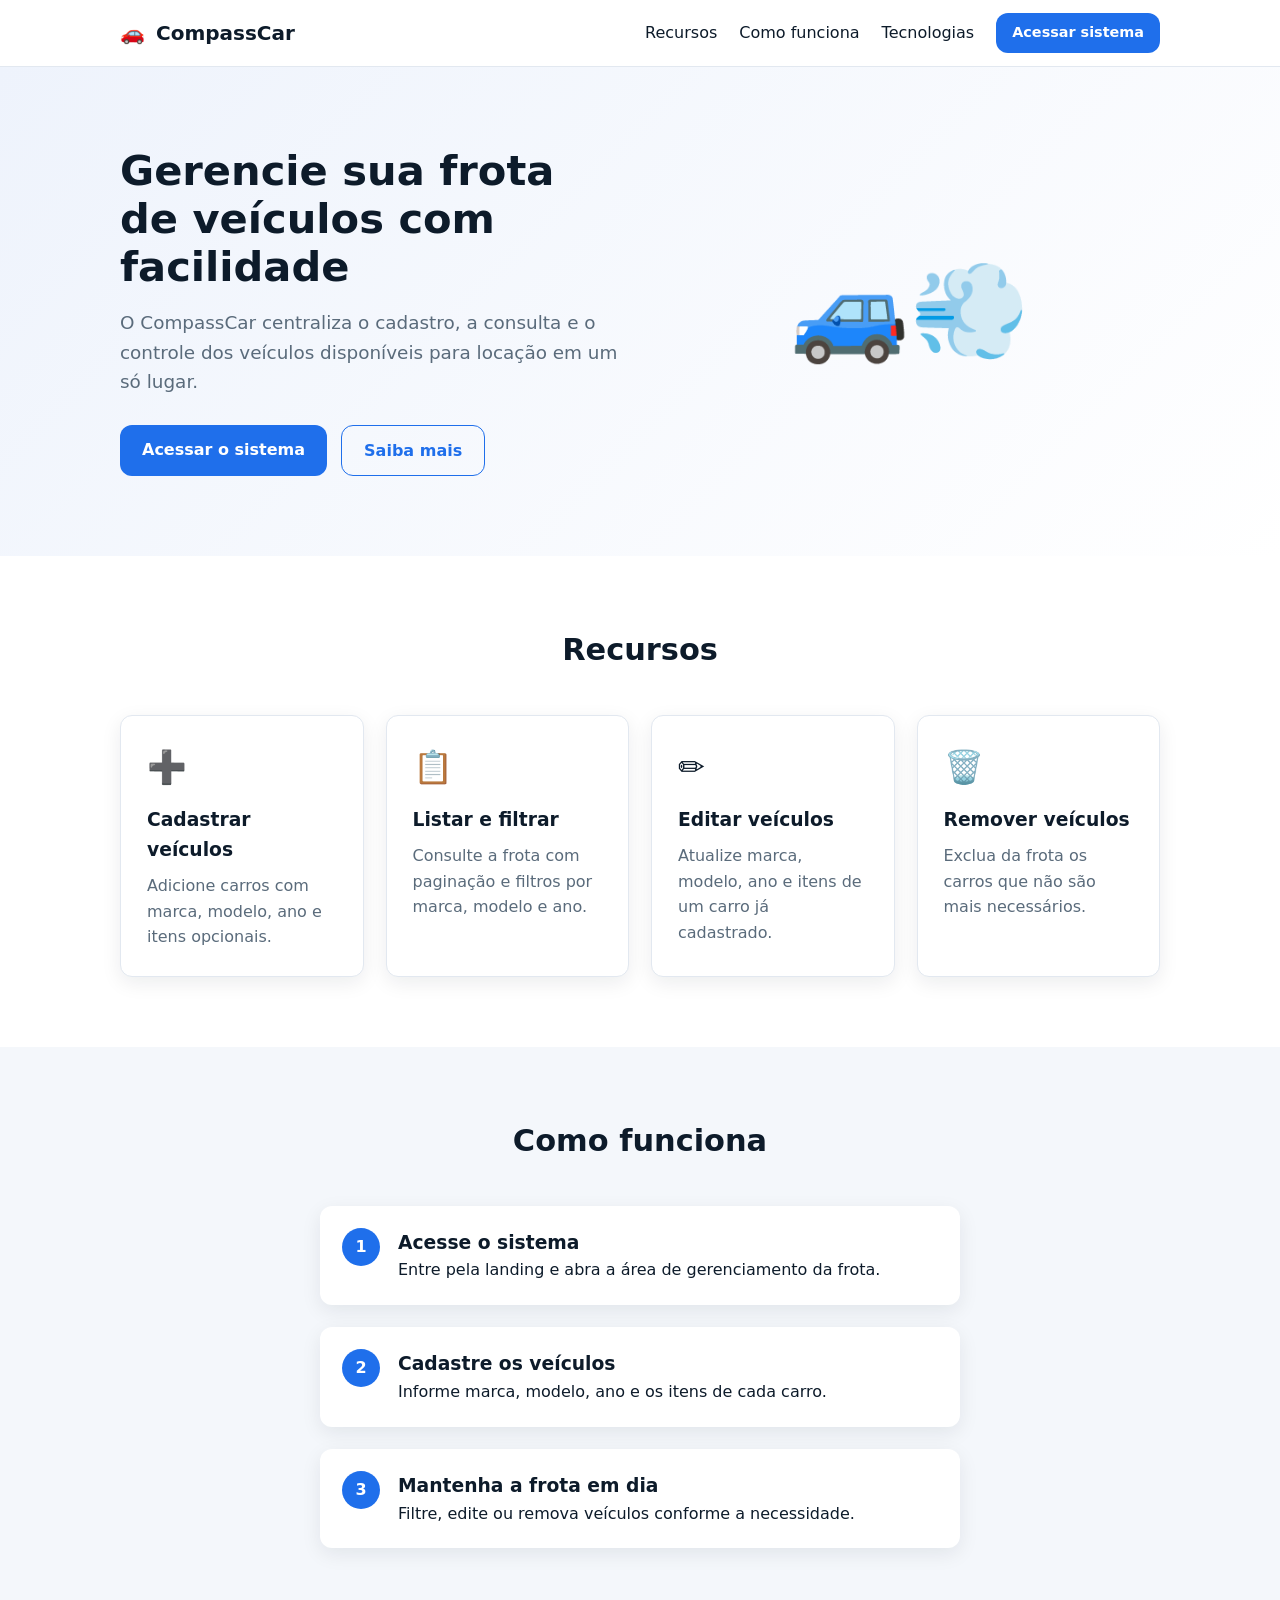
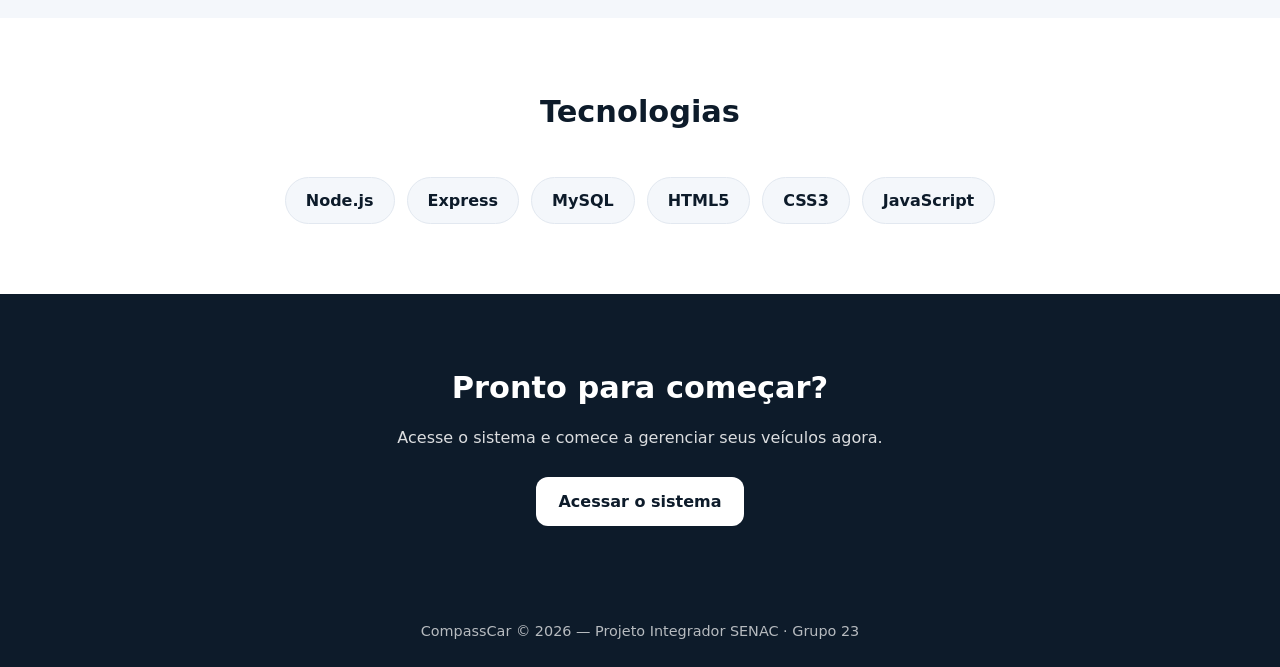
<file: frontend/index.html>
<!DOCTYPE html>
<html lang="pt-br">
  <head>
    <meta charset="UTF-8" />
    <meta name="viewport" content="width=device-width, initial-scale=1.0" />
    <title>CompassCar - Aluguel de Veículos</title>
    <meta
      name="description"
      content="CompassCar - plataforma para gerenciamento e locação de veículos."
    />
    <link rel="stylesheet" href="./css/styles.css" />
  </head>
  <body>
    <!-- Cabeçalho / Navegação -->
    <header class="header">
      <div class="container header__content">
        <a href="#hero" class="logo">
          <span class="logo__icon">🚗</span> CompassCar
        </a>
        <nav class="nav">
          <a href="#recursos">Recursos</a>
          <a href="#como-funciona">Como funciona</a>
          <a href="#tecnologias">Tecnologias</a>
          <a href="./app.html" class="btn btn--small">Acessar sistema</a>
        </nav>
      </div>
    </header>

    <!-- Hero -->
    <section class="hero" id="hero">
      <div class="container hero__content">
        <div class="hero__text">
          <h1>Gerencie sua frota de veículos com facilidade</h1>
          <p>
            O CompassCar centraliza o cadastro, a consulta e o controle dos
            veículos disponíveis para locação em um só lugar.
          </p>
          <div class="hero__actions">
            <a href="./app.html" class="btn">Acessar o sistema</a>
            <a href="#recursos" class="btn btn--ghost">Saiba mais</a>
          </div>
        </div>
        <div class="hero__art" aria-hidden="true">🚙💨</div>
      </div>
    </section>

    <!-- Recursos -->
    <section class="section" id="recursos">
      <div class="container">
        <h2 class="section__title">Recursos</h2>
        <div class="cards">
          <article class="card">
            <div class="card__icon">➕</div>
            <h3>Cadastrar veículos</h3>
            <p>Adicione carros com marca, modelo, ano e itens opcionais.</p>
          </article>
          <article class="card">
            <div class="card__icon">📋</div>
            <h3>Listar e filtrar</h3>
            <p>Consulte a frota com paginação e filtros por marca, modelo e ano.</p>
          </article>
          <article class="card">
            <div class="card__icon">✏️</div>
            <h3>Editar veículos</h3>
            <p>Atualize marca, modelo, ano e itens de um carro já cadastrado.</p>
          </article>
          <article class="card">
            <div class="card__icon">🗑️</div>
            <h3>Remover veículos</h3>
            <p>Exclua da frota os carros que não são mais necessários.</p>
          </article>
        </div>
      </div>
    </section>

    <!-- Como funciona -->
    <section class="section section--alt" id="como-funciona">
      <div class="container">
        <h2 class="section__title">Como funciona</h2>
        <ol class="steps">
          <li>
            <span class="steps__num">1</span>
            <div>
              <h3>Acesse o sistema</h3>
              <p>Entre pela landing e abra a área de gerenciamento da frota.</p>
            </div>
          </li>
          <li>
            <span class="steps__num">2</span>
            <div>
              <h3>Cadastre os veículos</h3>
              <p>Informe marca, modelo, ano e os itens de cada carro.</p>
            </div>
          </li>
          <li>
            <span class="steps__num">3</span>
            <div>
              <h3>Mantenha a frota em dia</h3>
              <p>Filtre, edite ou remova veículos conforme a necessidade.</p>
            </div>
          </li>
        </ol>
      </div>
    </section>

    <!-- Tecnologias -->
    <section class="section" id="tecnologias">
      <div class="container">
        <h2 class="section__title">Tecnologias</h2>
        <ul class="tech">
          <li>Node.js</li>
          <li>Express</li>
          <li>MySQL</li>
          <li>HTML5</li>
          <li>CSS3</li>
          <li>JavaScript</li>
        </ul>
      </div>
    </section>

    <!-- CTA final -->
    <section class="cta">
      <div class="container">
        <h2>Pronto para começar?</h2>
        <p>Acesse o sistema e comece a gerenciar seus veículos agora.</p>
        <a href="./app.html" class="btn">Acessar o sistema</a>
      </div>
    </section>

    <footer class="footer">
      <div class="container">
        <p>CompassCar © 2026 — Projeto Integrador SENAC · Grupo 23</p>
      </div>
    </footer>
  </body>
</html>
</file>
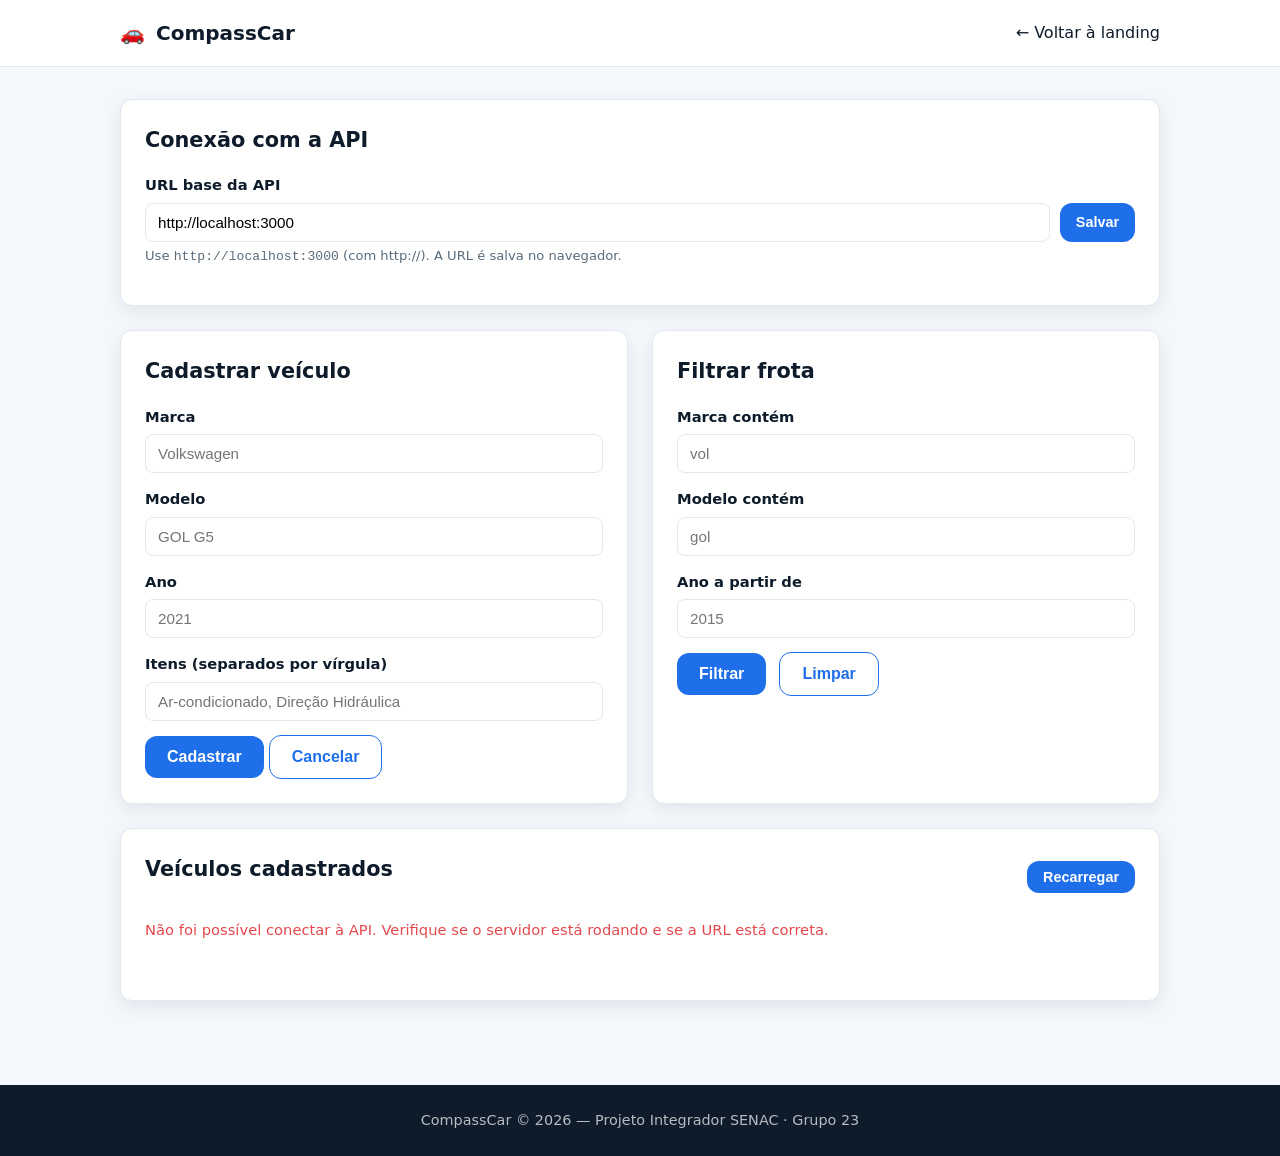
<file: frontend/app.html>
<!DOCTYPE html>
<html lang="pt-br">
  <head>
    <meta charset="UTF-8" />
    <meta name="viewport" content="width=device-width, initial-scale=1.0" />
    <title>CompassCar - Sistema</title>
    <link rel="stylesheet" href="./css/styles.css" />
  </head>
  <body class="app-body">
    <header class="header">
      <div class="container header__content">
        <a href="./index.html" class="logo">
          <span class="logo__icon">🚗</span> CompassCar
        </a>
        <nav class="nav">
          <a href="./index.html">← Voltar à landing</a>
        </nav>
      </div>
    </header>

    <main class="container app">
      <!-- Config da API -->
      <section class="panel">
        <h2>Conexão com a API</h2>
        <div class="form-row">
          <label for="apiUrl">URL base da API</label>
          <div class="form-inline">
            <input
              type="text"
              id="apiUrl"
              placeholder="http://localhost:3000"
              value="http://localhost:3000"
            />
            <button class="btn btn--small" id="saveApiUrl">Salvar</button>
          </div>
          <small class="hint">
            Use <code>http://localhost:3000</code> (com http://). A URL é salva no navegador.
          </small>
        </div>
      </section>

      <div class="app-grid">
        <!-- Cadastro -->
        <section class="panel" id="formPanel">
          <h2 id="formTitle">Cadastrar veículo</h2>
          <form id="createForm">
            <div class="form-row">
              <label for="brand">Marca</label>
              <input type="text" id="brand" required placeholder="Volkswagen" />
            </div>
            <div class="form-row">
              <label for="model">Modelo</label>
              <input type="text" id="model" required placeholder="GOL G5" />
            </div>
            <div class="form-row">
              <label for="year">Ano</label>
              <input type="number" id="year" required placeholder="2021" />
            </div>
            <div class="form-row">
              <label for="items">Itens (separados por vírgula)</label>
              <input
                type="text"
                id="items"
                required
                placeholder="Ar-condicionado, Direção Hidráulica"
              />
            </div>
            <button type="submit" class="btn" id="formSubmit">Cadastrar</button>
            <button type="button" class="btn btn--ghost" id="cancelEdit" hidden>
              Cancelar
            </button>
          </form>
        </section>

        <!-- Filtros -->
        <section class="panel">
          <h2>Filtrar frota</h2>
          <form id="filterForm">
            <div class="form-row">
              <label for="fBrand">Marca contém</label>
              <input type="text" id="fBrand" placeholder="vol" />
            </div>
            <div class="form-row">
              <label for="fModel">Modelo contém</label>
              <input type="text" id="fModel" placeholder="gol" />
            </div>
            <div class="form-row">
              <label for="fYear">Ano a partir de</label>
              <input type="number" id="fYear" placeholder="2015" />
            </div>
            <button type="submit" class="btn">Filtrar</button>
            <button type="button" class="btn btn--ghost" id="clearFilter">
              Limpar
            </button>
          </form>
        </section>
      </div>

      <!-- Lista -->
      <section class="panel">
        <div class="panel__head">
          <h2>Veículos cadastrados</h2>
          <button class="btn btn--small" id="reload">Recarregar</button>
        </div>
        <div id="status" class="status"></div>
        <div id="carList" class="car-list"></div>
        <div id="pagination" class="pagination"></div>
      </section>
    </main>

    <footer class="footer">
      <div class="container">
        <p>CompassCar © 2026 — Projeto Integrador SENAC · Grupo 23</p>
      </div>
    </footer>

    <script src="./js/app.js"></script>
  </body>
</html>
</file>
<file: frontend/css/styles.css>
:root {
  --primary: #1f6feb;
  --primary-dark: #1a5fce;
  --dark: #0d1b2a;
  --gray: #5a6b7b;
  --light: #f4f7fb;
  --border: #e2e8f0;
  --white: #ffffff;
  --danger: #e5484d;
  --success: #2fa34a;
  --radius: 12px;
  --shadow: 0 6px 20px rgba(13, 27, 42, 0.08);
}

* {
  box-sizing: border-box;
  margin: 0;
  padding: 0;
}

body {
  font-family: "Segoe UI", system-ui, -apple-system, sans-serif;
  color: var(--dark);
  background: var(--white);
  line-height: 1.6;
}

.container {
  width: 100%;
  max-width: 1080px;
  margin: 0 auto;
  padding: 0 20px;
}

a {
  color: inherit;
  text-decoration: none;
}

/* Header */
.header {
  position: sticky;
  top: 0;
  background: rgba(255, 255, 255, 0.95);
  backdrop-filter: blur(8px);
  border-bottom: 1px solid var(--border);
  z-index: 10;
}
.header__content {
  display: flex;
  align-items: center;
  justify-content: space-between;
  height: 66px;
}
.logo {
  font-size: 1.25rem;
  font-weight: 700;
}
.logo__icon {
  margin-right: 4px;
}
.nav {
  display: flex;
  align-items: center;
  gap: 22px;
  font-weight: 500;
}
.nav a:hover {
  color: var(--primary);
}

/* Buttons */
.btn {
  display: inline-block;
  background: var(--primary);
  color: var(--white);
  padding: 12px 22px;
  border: none;
  border-radius: var(--radius);
  font-size: 1rem;
  font-weight: 600;
  cursor: pointer;
  transition: background 0.2s;
}
.btn:hover {
  background: var(--primary-dark);
}
.btn--small {
  padding: 8px 16px;
  font-size: 0.9rem;
}
.btn--ghost {
  background: transparent;
  color: var(--primary);
  border: 1px solid var(--primary);
}
.btn--ghost:hover {
  background: var(--light);
}
.btn--danger {
  background: var(--danger);
}

/* Hero */
.hero {
  background: linear-gradient(135deg, #eef3fc 0%, #ffffff 100%);
  padding: 80px 0;
}
.hero__content {
  display: flex;
  align-items: center;
  gap: 40px;
}
.hero__text {
  flex: 1;
}
.hero__text h1 {
  font-size: 2.6rem;
  line-height: 1.15;
  margin-bottom: 18px;
}
.hero__text p {
  font-size: 1.15rem;
  color: var(--gray);
  margin-bottom: 28px;
}
.hero__actions {
  display: flex;
  gap: 14px;
  flex-wrap: wrap;
}
.hero__art {
  flex: 1;
  font-size: 6rem;
  text-align: center;
}

/* Sections */
.section {
  padding: 70px 0;
}
.section--alt {
  background: var(--light);
}
.section__title {
  font-size: 1.9rem;
  text-align: center;
  margin-bottom: 40px;
}

/* Cards */
.cards {
  display: grid;
  grid-template-columns: repeat(auto-fit, minmax(220px, 1fr));
  gap: 22px;
}
.card {
  background: var(--white);
  border: 1px solid var(--border);
  border-radius: var(--radius);
  padding: 26px;
  box-shadow: var(--shadow);
}
.card__icon {
  font-size: 2rem;
  margin-bottom: 12px;
}
.card h3 {
  margin-bottom: 8px;
}
.card p {
  color: var(--gray);
}

/* Steps */
.steps {
  list-style: none;
  display: grid;
  gap: 22px;
  max-width: 640px;
  margin: 0 auto;
}
.steps li {
  display: flex;
  align-items: flex-start;
  gap: 18px;
  background: var(--white);
  padding: 22px;
  border-radius: var(--radius);
  box-shadow: var(--shadow);
}
.steps__num {
  flex-shrink: 0;
  width: 38px;
  height: 38px;
  border-radius: 50%;
  background: var(--primary);
  color: var(--white);
  display: grid;
  place-items: center;
  font-weight: 700;
}

/* Tech */
.tech {
  list-style: none;
  display: flex;
  flex-wrap: wrap;
  gap: 12px;
  justify-content: center;
}
.tech li {
  background: var(--light);
  border: 1px solid var(--border);
  padding: 10px 20px;
  border-radius: 999px;
  font-weight: 600;
}

/* CTA */
.cta {
  background: var(--dark);
  color: var(--white);
  text-align: center;
  padding: 70px 0;
}
.cta h2 {
  font-size: 1.9rem;
  margin-bottom: 12px;
}
.cta p {
  margin-bottom: 26px;
  opacity: 0.85;
}
.cta .btn {
  background: var(--white);
  color: var(--dark);
}

/* Footer */
.footer {
  background: var(--dark);
  color: rgba(255, 255, 255, 0.7);
  text-align: center;
  padding: 24px 0;
  font-size: 0.9rem;
}

/* App */
.app-body {
  background: var(--light);
}
.app {
  padding: 32px 20px 60px;
}
.panel {
  background: var(--white);
  border: 1px solid var(--border);
  border-radius: var(--radius);
  padding: 24px;
  box-shadow: var(--shadow);
  margin-bottom: 24px;
}
.panel__head {
  display: flex;
  align-items: center;
  justify-content: space-between;
  margin-bottom: 16px;
}
.panel h2 {
  font-size: 1.3rem;
  margin-bottom: 16px;
}
.app-grid {
  display: grid;
  grid-template-columns: 1fr 1fr;
  gap: 24px;
}
.form-row {
  margin-bottom: 14px;
}
.form-row label {
  display: block;
  font-weight: 600;
  margin-bottom: 6px;
  font-size: 0.92rem;
}
.form-row input {
  width: 100%;
  padding: 10px 12px;
  border: 1px solid var(--border);
  border-radius: 8px;
  font-size: 0.95rem;
}
.form-inline {
  display: flex;
  gap: 10px;
}
.form-inline input {
  flex: 1;
}
.hint {
  color: var(--gray);
  font-size: 0.82rem;
}
#filterForm .btn,
#clearFilter,
#cancelEdit {
  margin-right: 8px;
}

/* Status */
.status {
  margin-bottom: 14px;
  font-size: 0.92rem;
}
.status.error {
  color: var(--danger);
}
.status.ok {
  color: var(--success);
}

/* Car list */
.car-list {
  display: grid;
  grid-template-columns: repeat(auto-fill, minmax(260px, 1fr));
  gap: 16px;
}
.car-item {
  border: 1px solid var(--border);
  border-radius: var(--radius);
  padding: 18px;
  background: var(--light);
}
.car-item h3 {
  margin-bottom: 4px;
}
.car-item .car-year {
  color: var(--gray);
  font-size: 0.9rem;
  margin-bottom: 10px;
}
.car-item .car-items {
  font-size: 0.85rem;
  color: var(--gray);
  margin-bottom: 12px;
  min-height: 20px;
}
.car-item .car-actions {
  display: flex;
  gap: 8px;
  flex-wrap: wrap;
}

/* Pagination */
.pagination {
  display: flex;
  gap: 8px;
  justify-content: center;
  margin-top: 20px;
  flex-wrap: wrap;
}
.pagination button {
  padding: 8px 14px;
  border: 1px solid var(--border);
  background: var(--white);
  border-radius: 8px;
  cursor: pointer;
  font-weight: 600;
}
.pagination button.active {
  background: var(--primary);
  color: var(--white);
  border-color: var(--primary);
}

/* Responsivo */
@media (max-width: 760px) {
  .hero__content {
    flex-direction: column-reverse;
    text-align: center;
  }
  .hero__actions {
    justify-content: center;
  }
  .hero__text h1 {
    font-size: 2rem;
  }
  .nav {
    gap: 14px;
    font-size: 0.9rem;
  }
  .app-grid {
    grid-template-columns: 1fr;
  }
}
</file>
